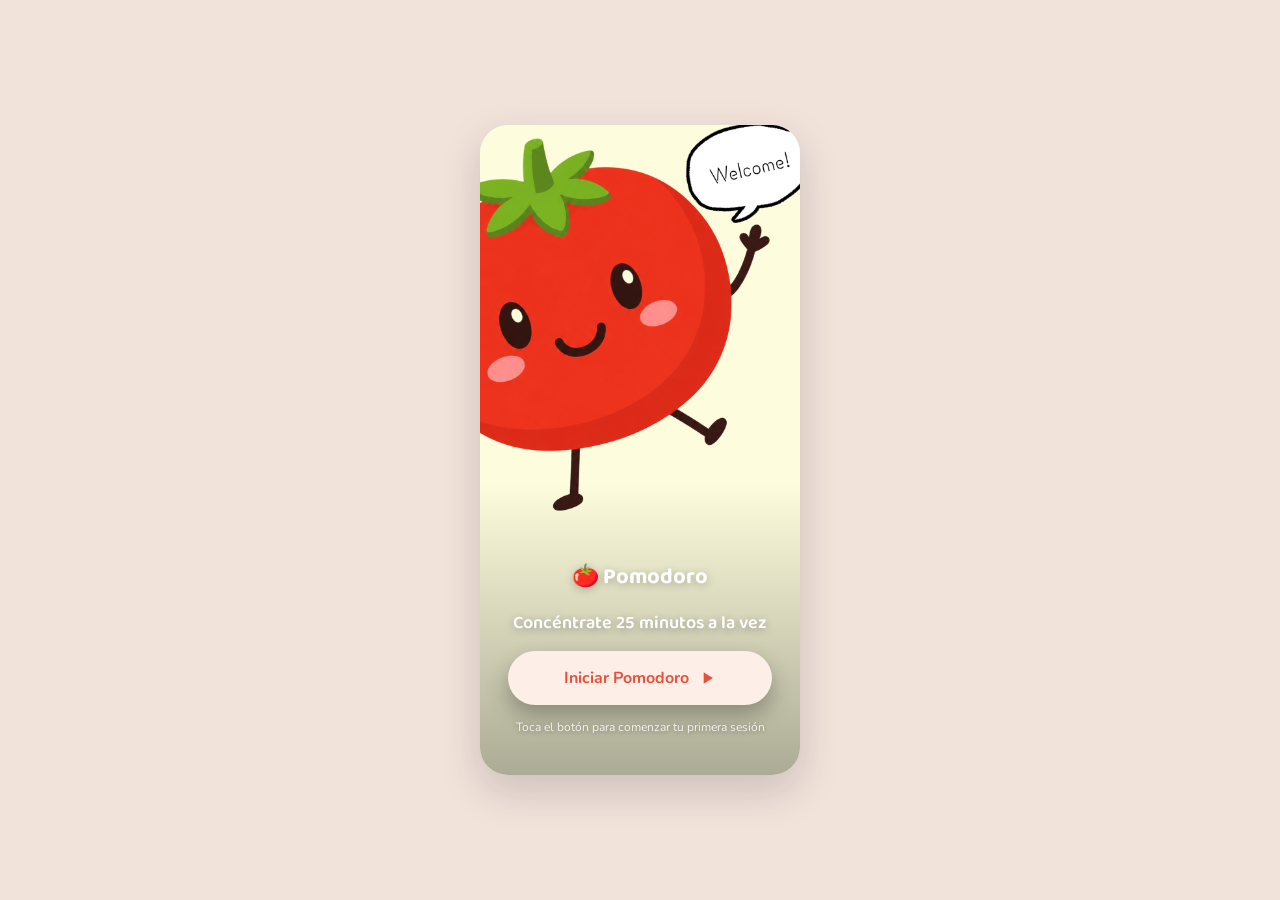
<file: Pomodoro/index.html>
<!DOCTYPE html>
<html lang="es">
<head>
  <meta charset="UTF-8">
  <meta name="viewport" content="width=device-width, initial-scale=1.0">
  <title>Pomodoro App · Pantalla de bienvenida</title>

  <link rel="preconnect" href="https://fonts.googleapis.com">
  <link href="https://fonts.googleapis.com/css2?family=Baloo+2:wght@600;700&family=Nunito:wght@400;600;700&display=swap" rel="stylesheet">

  <link rel="stylesheet" href="bienvenida.css">
</head>
<body>

  <main class="phone">

    
    <div class="bg-image"></div>
    <div class="bg-scrim"></div>

    <!-- Retícula de 3 filas iguales = regla de tercios -->
    <div class="grid-thirds">

      <!-- Tercio superior: marca -->
      <section class="third third-top">
      
      </section>

      <!-- Tercio medio: se deja "respirar", protagonismo para tu imagen de fondo -->
      <section class="third third-middle">
          
      </section>

      <!-- Tercio inferior: CTA -->
      <section class="third third-bottom">
          <p class="brand">🍅 Pomodoro</p>
        <p class="tagline">Concéntrate 25 minutos a la vez</p>
        <a href="pomodoro.html" class="cta-btn">
          Iniciar Pomodoro
          <svg viewBox="0 0 24 24" width="20" height="20" aria-hidden="true">
            <path d="M8 5v14l11-7z" fill="#E8503A"/>
          </svg>
        </a>
        <p class="subtext">Toca el botón para comenzar tu primera sesión</p>
      </section>

    </div>

  </main>

</body>
</html>
</file>
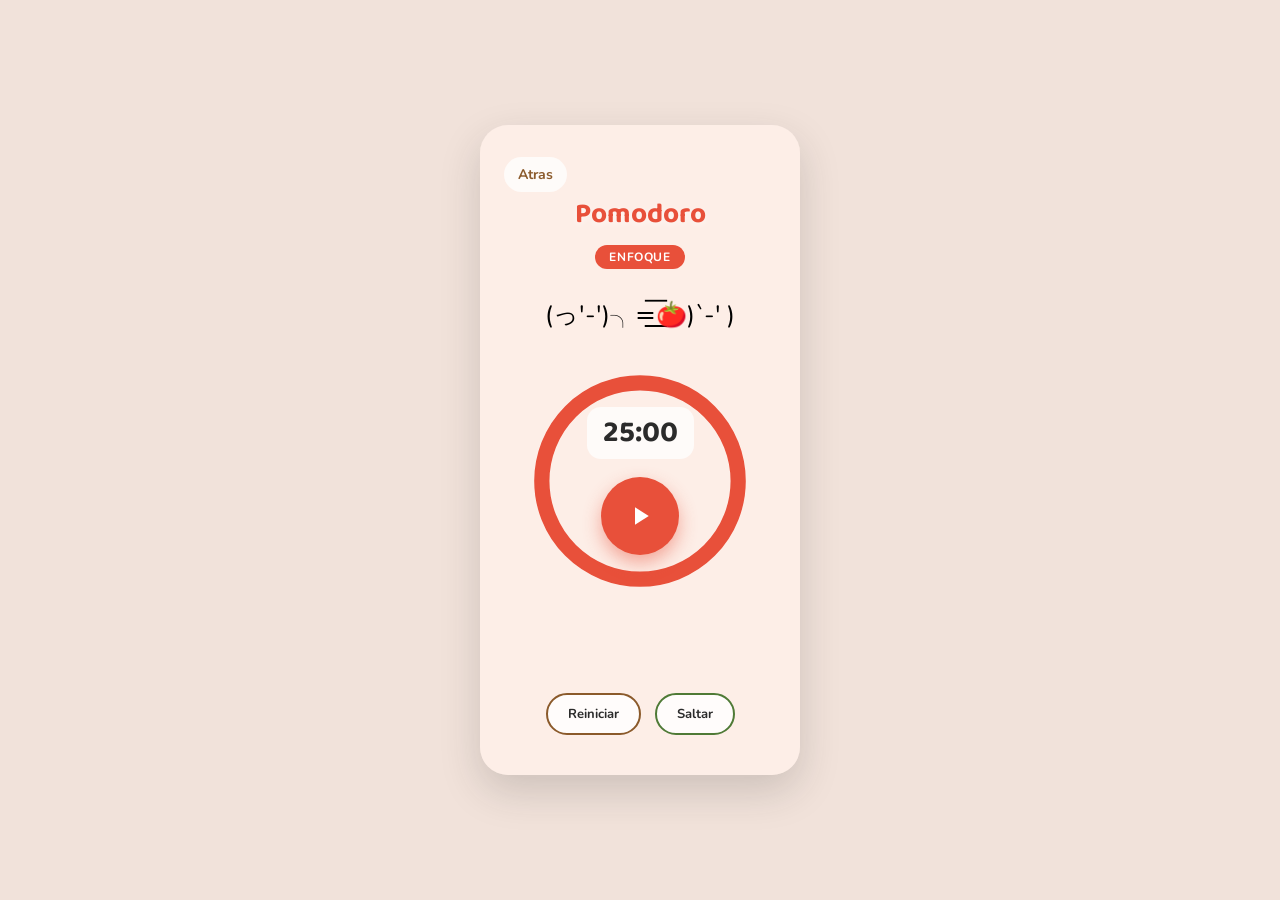
<file: Pomodoro/pomodoro.html>
<!DOCTYPE html>
<html lang="es">
<head>
  <meta charset="UTF-8">
  <meta name="viewport" content="width=device-width, initial-scale=1.0">
  <title>Pomodoro App · Interfaz</title>

  <!-- Tipografías: Baloo 2 (títulos, look amigable/redondeado) y Nunito (texto y botones) -->
  <link rel="preconnect" href="https://fonts.googleapis.com">
  <link href="https://fonts.googleapis.com/css2?family=Baloo+2:wght@600;700&family=Nunito:wght@400;600;700&display=swap" rel="stylesheet">

  <link rel="stylesheet" href="styles.css">
</head>
<body>

  <main class="phone">

    <div class="bg-image"></div>

    <div class="content">
     <a href="index.html" class="atras">Atras</a>
        
      <header class="app-header">
        <h1>Pomodoro</h1>
        <p class="mode-label" id="modeLabel">Enfoque</p>
      </header>

      <section class="timer-wrap">
        <div class="hojas">(っ'-')╮=͟͟͞🍅)`-' )</div>

       <svg class="progress-ring" viewBox="0 0 220 220">

  <circle class="ring-track" cx="110" cy="110" r="90"/>
  <circle class="ring-progress" id="ringProgress" cx="110" cy="110" r="90"/>


</svg>
        <div class="timer-center">
          <span class="time-display" id="timeDisplay">25:00</span>
          <button id="playBtn" class="play-btn" aria-label="Iniciar pomodoro" aria-pressed="false">
            <svg id="playIcon" viewBox="0 0 24 24" width="30" height="30" aria-hidden="true">
              <path d="M8 5v14l11-7z" fill="#FFFFFF"/>
            </svg>
          </button>
        </div>
      </section>

      <footer class="controls">
        <button id="resetBtn" class="control-btn">Reiniciar</button>
        <button id="skipBtn" class="control-btn">Saltar</button>
      </footer>

    </div>

  </main>

  <script src="script.js"></script>
</body>
</html>
</file>
<file: Pomodoro/bienvenida.css>
/* =========================================================
   Paleta de colores (misma paleta que el resto de la app)
   ---------------------------------------------------------
   --rojo-tomate   #E8503A  texto del botón CTA / marca
   --rojo-oscuro   #C43D2B  hover del botón CTA
   --verde-hoja    #6FA84B  detalle opcional
   --cafe-tallo    #8B5A2B  detalle opcional
   --negro-detalle #2B2B2B  texto oscuro de apoyo
   --crema-fondo   #FDEEE7  fondo del botón CTA (alto contraste)
   --blanco        #FFFFFF  textos sobre la imagen de fondo
   ========================================================= */

:root {
  --rojo-tomate: #E8503A;
  --rojo-oscuro: #C43D2B;
  --verde-hoja: #6FA84B;
  --cafe-tallo: #8B5A2B;
  --negro-detalle: #2B2B2B;
  --crema-fondo: #FDEEE7;
  --blanco: #FFFFFF;

  /* Margen usado por TODOS los bloques de texto/botón:
     así quedan alineados en una misma retícula vertical. */
  --grid-margin: 28px;
}

* {
  box-sizing: border-box;
  margin: 0;
  padding: 0;
}

body {
  min-height: 100vh;
  display: flex;
  align-items: center;
  justify-content: center;
  background: #f1e2da;
  font-family: 'Nunito', sans-serif;
}

.phone {
  position: relative;
  width: 320px;
  height: 650px;
  border-radius: 28px;
  overflow: hidden;
  box-shadow: 0 16px 40px rgba(43, 43, 43, 0.18);
}

/* ---------------------------------------------------------
   AQUÍ va tu imagen de fondo con el tomate.
   Reemplaza background-color por, por ejemplo:
   background: url('tu-imagen.png') center / cover no-repeat;
   --------------------------------------------------------- */
.bg-image {
  position: absolute;
  inset: 0;
  background-color: var(--crema-fondo);
  background: url('img/Fondo\ -\ Proyecto\ Diseño\ Visual\ Multimedia.png') center / cover no-repeat; 
}

/* Degradado sutil abajo: garantiza que el CTA y los textos
   siempre tengan contraste, sin importar qué tan clara/oscura
   sea la imagen que pongas de fondo. */
.bg-scrim {
  position: absolute;
  inset: 0;
  background: linear-gradient(
    to bottom,
    rgba(0, 0, 0, 0) 55%,
    rgba(0, 0, 0, 0.32) 100%
  );
}

/* ---------------------------------------------------------
   REGLA DE TERCIOS
   La pantalla se divide en 3 filas iguales. Cada elemento se
   ubica en un tercio específico en vez de "flotar" al centro:
   1) marca (arriba)  2) espacio en blanco (medio, protagonismo
   para la imagen)  3) llamada a la acción (abajo).
   --------------------------------------------------------- */
.grid-thirds {
  position: relative;
  z-index: 1;
  height: 100%;
  display: grid;
  grid-template-rows: repeat(3, 1fr);
}

.third {
  display: flex;
  flex-direction: column;
  padding: 0 var(--grid-margin);
}

.third-top {
  justify-content: flex-start;
  padding-top: 32px;
}

.third-middle {
  /* Intencionalmente vacío: es el "respiro visual" y el lugar
     donde la imagen de fondo (el tomate) es la protagonista. */
}

.third-bottom {
  justify-content: flex-end;
  align-items: center;
  gap: 14px;
  padding-bottom: 40px;
}

.brand {
  font-family: 'Baloo 2', sans-serif;
  font-weight: 700;
  font-size: 22px;
  color: var(--blanco);
  text-shadow: 0 2px 8px rgba(0, 0, 0, 0.25);
}

.tagline {
  font-family: 'Baloo 2', sans-serif;
  font-weight: 600;
  font-size: 18px;
  text-align: center;
  color: var(--blanco);
  text-shadow: 0 2px 8px rgba(0, 0, 0, 0.3);
}

/* Botón CTA: fondo crema muy claro sobre imagen/degradado oscuro
   = contraste alto y visible de inmediato. */
.cta-btn {
  display: inline-flex;
  align-items: center;
  gap: 8px;
  width: 100%;
  justify-content: center;
  text-decoration: none;
  font-family: 'Nunito', sans-serif;
  font-weight: 700;
  font-size: 16px;
  color: var(--rojo-tomate);
  background: var(--crema-fondo);
  padding: 16px 0;
  border-radius: 999px;
  box-shadow: 0 10px 22px rgba(0, 0, 0, 0.28);
  transition: background 0.15s ease, transform 0.1s ease;
}

.cta-btn:hover {
  background: var(--blanco);
}

.cta-btn:active {
  transform: scale(0.97);
}

.cta-btn:focus-visible {
  outline: 3px solid var(--verde-hoja);
  outline-offset: 3px;
}

.subtext {
  font-size: 12px;
  color: var(--blanco);
  opacity: 0.85;
  text-shadow: 0 1px 4px rgba(0, 0, 0, 0.3);
}
</file>
<file: Pomodoro/styles.css>
/* =========================================================
   Paleta de colores
   ---------------------------------------------------------
   --rojo-tomate     #E8503A  botón principal / anillo de progreso
   --rojo-oscuro     #C43D2B  hover / sombra
   --verde-hoja      #6FA84B  acento "descanso"
   --verde-hoja-osc  #4F7A36  hover del acento verde
   --cafe-tallo      #8B5A2B  botón secundario (reiniciar)
   --negro-detalle   #2B2B2B  texto principal
   --crema-fondo     #FDEEE7  color de respaldo si aún no pones tu imagen
   --blanco          #FFFFFF  tarjetas / iconos
   ========================================================= */

:root {
  --rojo-tomate: #E8503A;
  --rojo-oscuro: #C43D2B;
  --verde-hoja: #6FA84B;
  --verde-hoja-osc: #4F7A36;
  --cafe-tallo: #8B5A2B;
  --negro-detalle: #2B2B2B;
  --crema-fondo: #FDEEE7;
  --blanco: #FFFFFF;
}

* {
  box-sizing: border-box;
  margin: 0;
  padding: 0;
}

body {
  min-height: 100vh;
  display: flex;
  align-items: center;
  justify-content: center;
  background: #f1e2da;
  font-family: 'Nunito', sans-serif;
}

.phone {
  position: relative;
  width: 320px;
  min-height: 650px;
  border-radius: 28px;
  overflow: hidden;
  box-shadow: 0 16px 40px rgba(43, 43, 43, 0.18);
}

.bg-image {
  position: absolute;
  inset: 0;
  background-color: var(--crema-fondo);
}

.content {
  position: relative;
  z-index: 1;
  height: 100%;
  min-height: 650px;
  padding: 32px 24px;
  display: flex;
  flex-direction: column;
  align-items: center;
}

.app-header {
  text-align: center;
}

.app-header h1 {
  font-family: 'Baloo 2', sans-serif;
  font-weight: 700;
  font-size: 28px;
  color: var(--rojo-tomate);
  text-shadow: 0 2px 6px rgba(255, 255, 255, 0.6);
}

.mode-label {
  display: inline-block;
  margin-top: 8px;
  font-family: 'Nunito', sans-serif;
  font-weight: 700;
  font-size: 12px;
  letter-spacing: 0.6px;
  text-transform: uppercase;
  color: var(--blanco);
  background: var(--rojo-tomate);
  padding: 4px 14px;
  border-radius: 999px;
}

.mode-label.descanso {
  background: var(--verde-hoja);
}
.atras {
  align-self: flex-start;
  color: var(--cafe-tallo);
  text-decoration: none;
  font-family: 'Nunito', sans-serif;
  font-weight: 700;
  font-size: 14px;
  padding: 8px 14px;
  border-radius: 999px;
  background: rgba(255, 255, 255, 0.75);
  transition: 0.2s ease;
}

.atras:hover {
  color: var(--blanco);
  background: var(--cafe-tallo);
}

.hojas {
  position: absolute;
  top: 5px;
  font-size: 25px;
  z-index: 2;
}
.timer-wrap {
  flex: 1;
  display: flex;
  align-items: center;
  justify-content: center;
  position: relative;
  margin: 24px 0;
}

.progress-ring {
  width: 240px;
  height: 240px;
  transform: rotate(-90deg);
}

.ring-track {
  fill: none;
  stroke: rgba(255, 255, 255, 0.55);
  stroke-width: 14;
}

.ring-progress {
  fill: none;
  stroke: var(--rojo-tomate);
  stroke-width: 14;
  stroke-linecap: round;
  transition: stroke-dashoffset 0.3s linear, stroke 0.3s ease;
}

.ring-progress.descanso {
  stroke: var(--verde-hoja);
}

.timer-center {
  position: absolute;
  display: flex;
  flex-direction: column;
  align-items: center;
  gap: 18px;
}

.time-display {
  font-family: 'Baloo 2', sans-serif;
  font-weight: 700;
  font-size: 30px;
  color: var(--negro-detalle);
  background: rgba(255, 255, 255, 0.75);
  padding: 2px 16px;
  border-radius: 14px;
}

.play-btn {
  width: 78px;
  height: 78px;
  border-radius: 50%;
  border: none;
  background: var(--rojo-tomate);
  display: flex;
  align-items: center;
  justify-content: center;
  cursor: pointer;
  box-shadow: 0 8px 18px rgba(232, 80, 58, 0.45);
  transition: background 0.15s ease, transform 0.1s ease;
}

.play-btn:hover {
  background: var(--rojo-oscuro);
}

.play-btn:active {
  transform: scale(0.94);
}

.play-btn:focus-visible {
  outline: 3px solid var(--verde-hoja);
  outline-offset: 3px;
}

/* Controles inferiores */
.controls {
  display: flex;
  gap: 14px;
  padding-bottom: 8px;
}

.control-btn {
  font-family: 'Nunito', sans-serif;
  font-weight: 700;
  font-size: 13px;
  color: var(--negro-detalle);
  background: rgba(255, 255, 255, 0.85);
  border: 2px solid var(--cafe-tallo);
  border-radius: 999px;
  padding: 10px 20px;
  cursor: pointer;
  transition: background 0.15s ease, transform 0.1s ease;
}

.control-btn:hover {
  background: var(--cafe-tallo);
  color: var(--blanco);
}

.control-btn:active {
  transform: scale(0.96);
}

#skipBtn {
  border-color: var(--verde-hoja-osc);
}

#skipBtn:hover {
  background: var(--verde-hoja-osc);
}
</file>
